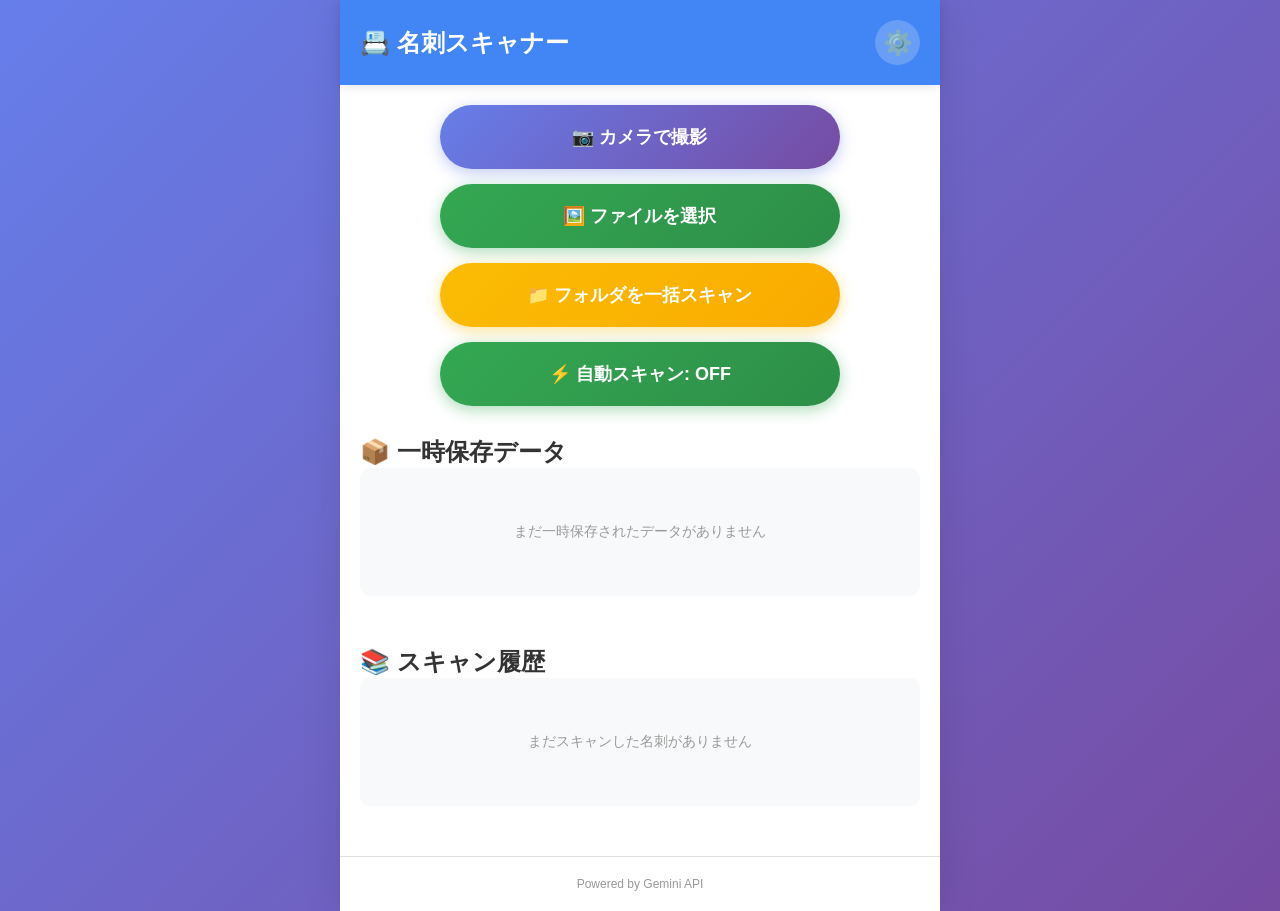
<file: index.html>
<!DOCTYPE html>
<html lang="ja">
<head>
    <meta charset="UTF-8">
    <meta name="viewport" content="width=device-width, initial-scale=1.0, maximum-scale=1.0, user-scalable=no">
    <meta name="theme-color" content="#4285f4">
    <title>名刺スキャナー</title>
    <link rel="stylesheet" href="style.css">
    <link rel="manifest" href="manifest.json">
</head>
<body>
    <div id="toastContainer" class="toast-container"></div>
    <div class="container">
        <!-- ヘッダー -->
        <header>
            <h1>📇 名刺スキャナー</h1>
            <button id="settingsBtn" class="icon-btn">⚙️</button>
        </header>

        <!-- 設定パネル -->
        <div id="settingsPanel" class="settings-panel hidden">
            <h2>設定</h2>
            <div class="form-group">
                <label for="apiKey">Gemini API キー:</label>
                <input type="password" id="apiKey" placeholder="AIzaSy...">
                <small>無料で取得: <a href="https://makersuite.google.com/app/apikey" target="_blank">Google AI Studio</a></small>
            </div>
            <div class="form-group">
                <label>Google Sheets 連携</label>
                <button id="connectGoogleBtn" class="btn btn-primary">Googleで接続</button>
                <p id="googleStatus" class="status-text">未接続</p>
                <small>シートに直接書き込みできます（初回は認証が必要）。</small>
            </div>
            <div class="form-group">
                <label for="spreadsheetId">スプレッドシートURL / ID</label>
                <input type="text" id="spreadsheetId" placeholder="https://docs.google.com/spreadsheets/d/...">
                <button id="loadSheetsBtn" class="btn btn-secondary btn-sm" type="button">シート一覧を取得</button>
            </div>
            <div class="form-group">
                <label for="sheetSelect">書き込み先シート</label>
                <select id="sheetSelect">
                    <option value="">シートを選択</option>
                </select>
            </div>
            <div class="form-group">
                <label>担当者リスト</label>
                <div class="assignee-input-row">
                    <input type="text" id="newAssigneeName" placeholder="担当者名を入力">
                    <button id="addAssigneeBtn" class="btn btn-secondary btn-sm" type="button">追加</button>
                </div>
                <ul id="assigneeList" class="assignee-list"></ul>
                <small>登録した担当者は「担当者」欄のプルダウンに表示されます。</small>
            </div>
            <div class="form-group">
                <button id="saveSettings" class="btn btn-primary">保存</button>
                <button id="closeSettings" class="btn btn-secondary">閉じる</button>
            </div>
            <div class="form-group">
                <button id="reloadAppBtn" class="btn btn-secondary" style="width:100%;">🔄 アプリを最新版に更新</button>
                <small>設定はそのまま保持されます。GitHubへのpush後に使用してください。</small>
            </div>
        </div>

        <!-- メインコンテンツ -->
        <main id="mainContent">
            <!-- カメラセクション -->
            <section id="cameraSection" class="section">
                <div class="camera-container">
                    <!-- カメラストリーム（PC用） -->
                    <div id="cameraStreamContainer" class="camera-stream-container hidden">
                        <div class="video-wrapper">
                            <video id="cameraStream" autoplay playsinline></video>
                            <canvas id="guideOverlay" class="guide-overlay"></canvas>
                        </div>
                        <canvas id="canvas" style="display: none;"></canvas>
                        <div class="camera-controls">
                            <button id="takePictureBtn" class="btn btn-primary">📸 撮影</button>
                            <button id="closeCameraBtn" class="btn btn-secondary">✖ 閉じる</button>
                        </div>
                    </div>

                    <!-- ファイル入力（スマホ用） -->
                    <input type="file" id="fileInput" accept="image/*" capture="environment" style="display: none;">

                    <!-- フォルダ入力（PC用） -->
                    <input type="file" id="folderInput" webkitdirectory directory multiple style="display: none;">

                    <!-- 選択ボタン -->
                    <div id="captureButtons" class="capture-buttons">
                        <button id="openCameraBtn" class="capture-btn">
                            📷 カメラで撮影
                        </button>
                        <button id="selectFileBtn" class="capture-btn secondary">
                            🖼️ ファイルを選択
                        </button>
                        <button id="selectFolderBtn" class="capture-btn tertiary">
                            📁 フォルダを一括スキャン
                        </button>
                        <button id="autoScanToggleBtn" class="capture-btn secondary">
                            ⚡ 自動スキャン: OFF
                        </button>
                    </div>

                    <!-- プレビュー -->
                    <div id="previewContainer" class="preview-container hidden">
                        <img id="preview" alt="プレビュー">
                    </div>
                </div>
            </section>

            <!-- 処理中 -->
            <section id="loadingSection" class="section hidden">
                <div class="loading">
                    <div class="spinner"></div>
                    <p id="loadingText">解析中...</p>
                    <p id="progressText" class="progress-text hidden"></p>
                    <button id="cancelScanBtn" class="btn btn-secondary cancel-scan-btn">⬛ キャンセル</button>
                </div>
            </section>

            <!-- クイック確認セクション（自動スキャンモード用） -->
            <section id="quickConfirmSection" class="section hidden">
                <div class="quick-confirm-panel">
                    <div class="quick-confirm-thumb-wrap">
                        <img id="quickConfirmThumb" class="quick-confirm-thumb" alt="撮影画像">
                    </div>
                    <div class="quick-confirm-info">
                        <p class="quick-confirm-label">抽出された情報</p>
                        <p id="quickConfirmName" class="quick-confirm-name">-</p>
                        <p id="quickConfirmCompany" class="quick-confirm-company">-</p>
                    </div>
                    <div class="quick-confirm-countdown">
                        <span id="quickConfirmCountdown">5</span>秒後に自動確定...
                    </div>
                    <div class="quick-confirm-actions">
                        <button id="quickConfirmBtn" class="btn btn-warning quick-confirm-main-btn">
                            📦 確定・次の名刺へ
                        </button>
                        <button id="quickEditBtn" class="btn btn-secondary quick-edit-btn">
                            ✏️ 詳細を編集
                        </button>
                    </div>
                </div>
            </section>

            <!-- 結果セクション -->
            <section id="resultSection" class="section hidden">
                <h2>📋 抽出結果</h2>
                <p id="tokenUsage" class="token-usage hidden"></p>
                <div class="result-form">
                    <div class="form-group">
                        <label>属性</label>
                        <select id="type">
                            <option value="法人">法人</option>
                            <option value="個人">個人</option>
                        </select>
                    </div>
                    <div class="form-group">
                        <label>氏名</label>
                        <input type="text" id="name" placeholder="山田 太郎">
                    </div>
                    <div class="form-group">
                        <label>法人名</label>
                        <input type="text" id="company" placeholder="株式会社〇〇">
                    </div>
                    <div class="form-group">
                        <label>部署・役職</label>
                        <input type="text" id="position" placeholder="営業部 部長">
                    </div>
                    <div class="form-group">
                        <label>電話番号</label>
                        <input type="tel" id="phone" placeholder="03-1234-5678">
                    </div>
                    <div class="form-group">
                        <label>メールアドレス</label>
                        <input type="email" id="email" placeholder="yamada@example.com">
                    </div>
                    <div class="form-group">
                        <label>HP</label>
                        <input type="url" id="website" placeholder="https://example.com">
                    </div>
                    <div class="form-group">
                        <label>住所</label>
                        <input type="text" id="address" placeholder="東京都渋谷区〇〇 1-2-3">
                    </div>
                    <div class="form-group">
                        <label>タグ</label>
                        <input type="text" id="tag" placeholder="紹介、検討中など">
                    </div>
                    <div class="form-group">
                        <label>初回接触日</label>
                        <input type="date" id="contactDate">
                    </div>
                    <div class="form-group">
                        <label>接触方法</label>
                        <input type="text" id="contactMethod" placeholder="紹介、修理法人会入会など">
                    </div>
                    <div class="form-group">
                        <label>紹介者</label>
                        <input type="text" id="referrer" placeholder="紹介者名">
                    </div>
                    <div class="form-group">
                        <label>ステータス</label>
                        <select id="status">
                            <option value="進行中">進行中</option>
                            <option value="名刺交換">名刺交換</option>
                            <option value="検討中">検討中</option>
                            <option value="受注">受注</option>
                            <option value="失注">失注</option>
                        </select>
                    </div>
                    <div class="form-group">
                        <label>担当者</label>
                        <select id="assignee">
                            <option value="">（未設定）</option>
                        </select>
                    </div>
                    <div class="form-group">
                        <label>ネクストアクション（初回連絡メッセージ）</label>
                        <textarea id="nextAction" rows="5" placeholder="LINEやメッセンジャーで送る初回連絡メッセージ"></textarea>
                        <button id="copyMessageBtn" class="btn btn-secondary btn-sm" style="margin-top: 8px;">📋 メッセージをコピー</button>
                    </div>
                </div>
                <div class="button-group">
                    <button id="addToBatchBtn" class="btn btn-warning">📦 追加して次へ</button>
                    <button id="skipAfterScanBtn" class="btn btn-secondary">⏭️ スキップして次へ</button>
                </div>
                <div class="button-group">
                    <button id="copyCsvBtn" class="btn btn-success">📋 1件CSVコピー</button>
                    <button id="downloadCsvBtn" class="btn btn-primary">📥 1件CSV出力</button>
                    <button id="writeSheetBtn" class="btn btn-warning">シートに追加</button>
                    <button id="retakeBtn" class="btn btn-secondary">🔄 再撮影</button>
                </div>
            </section>

            <!-- バッチ処理セクション -->
            <section id="batchSection" class="section">
                <h2>📦 一時保存データ</h2>
                <div id="batchList" class="batch-list">
                    <p class="empty-message">まだ一時保存されたデータがありません</p>
                </div>
                <div class="button-group">
                    <button id="batchCopyCsvBtn" class="btn btn-success hidden">📋 まとめてCSVコピー</button>
                    <button id="batchDownloadCsvBtn" class="btn btn-primary hidden">📥 まとめてCSV出力</button>
                    <button id="batchWriteSheetBtn" class="btn btn-warning hidden">まとめてシートに追加</button>
                    <button id="clearBatchBtn" class="btn btn-danger hidden">🗑️ 一時保存クリア</button>
                </div>
            </section>

            <!-- 履歴セクション -->
            <section id="historySection" class="section">
                <h2>📚 スキャン履歴</h2>
                <div id="historyList" class="history-list">
                    <p class="empty-message">まだスキャンした名刺がありません</p>
                </div>
                <button id="clearHistoryBtn" class="btn btn-danger hidden">履歴をクリア</button>
            </section>
        </main>

        <!-- フッター -->
        <footer>
            <p>Powered by Gemini API</p>
        </footer>
    </div>

    <script src="https://accounts.google.com/gsi/client" async defer></script>
    <script src="api.js"></script>
    <script src="app.js"></script>
    <script>
    if ('serviceWorker' in navigator) {
        navigator.serviceWorker.register('./service-worker.js')
            .then(() => console.log('SW registered'))
            .catch(e => console.warn('SW registration failed:', e));
    }
    </script>
</body>
</html>
</file>
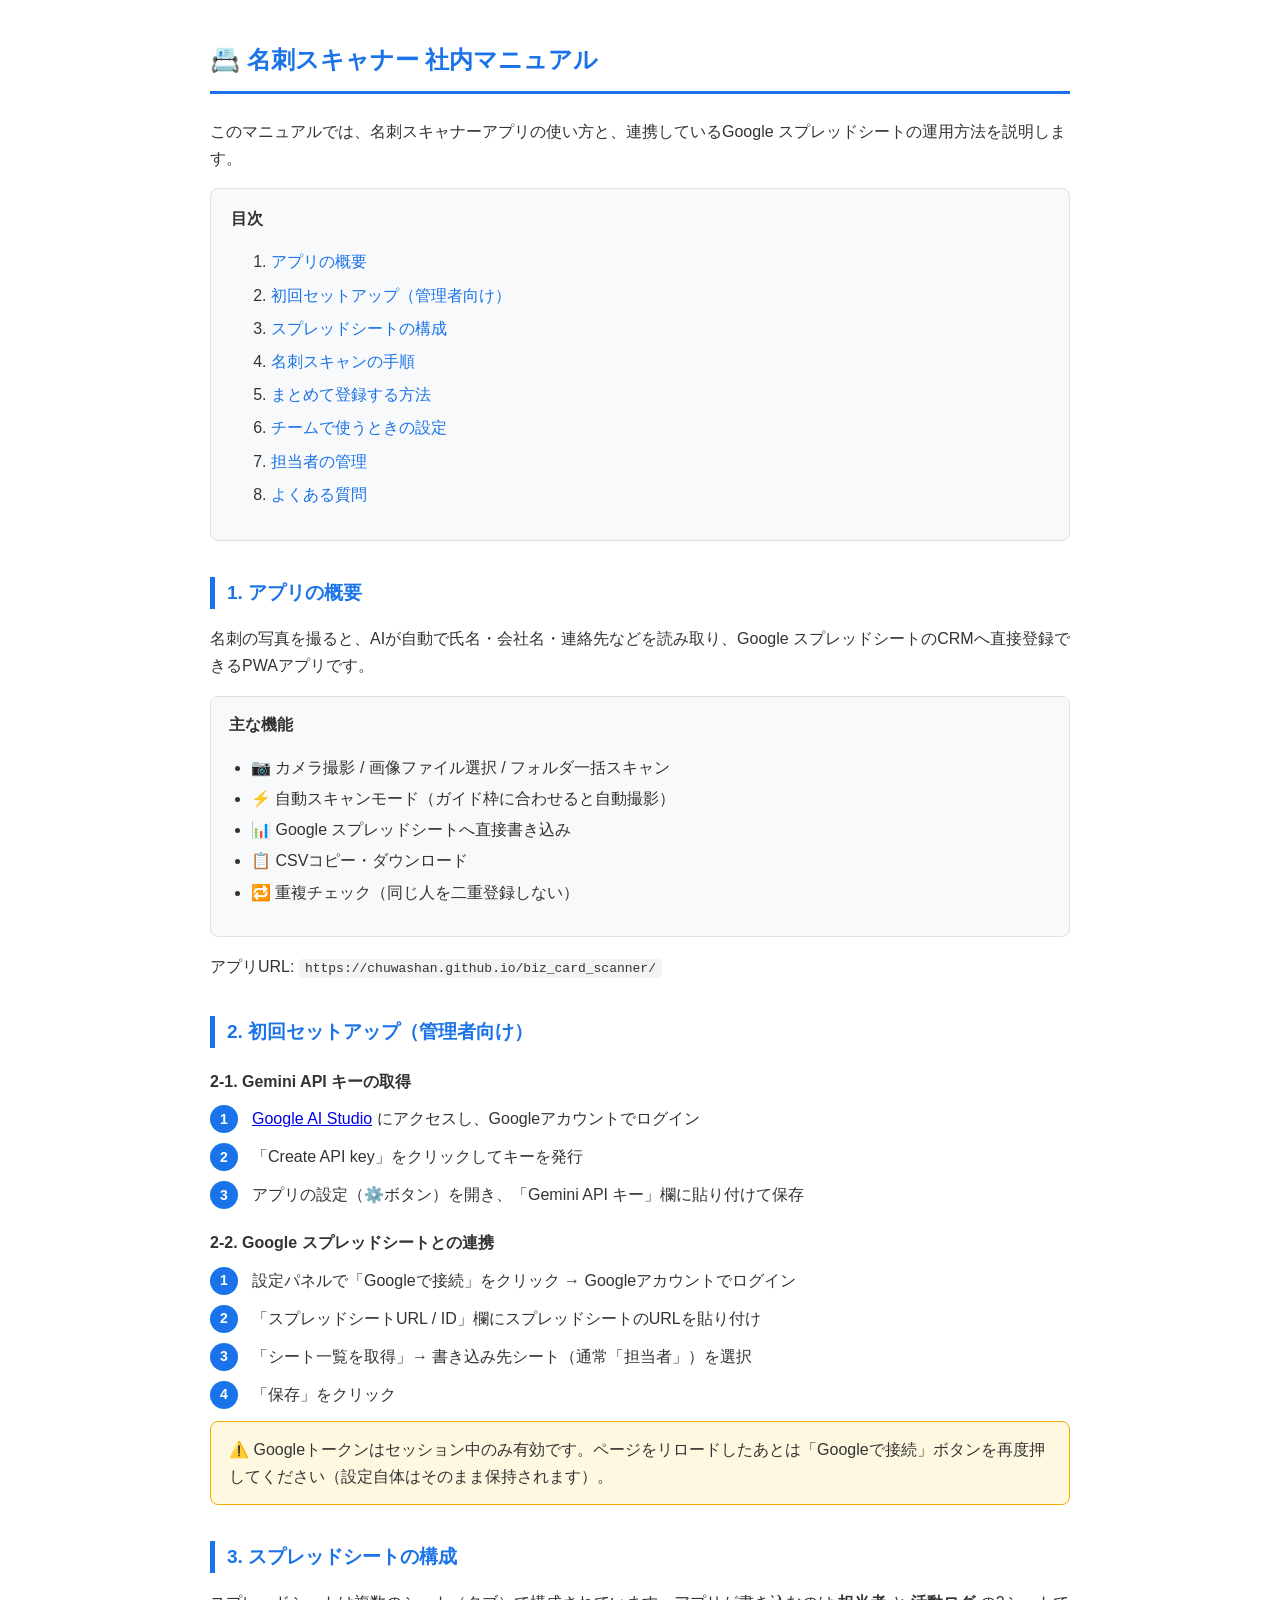
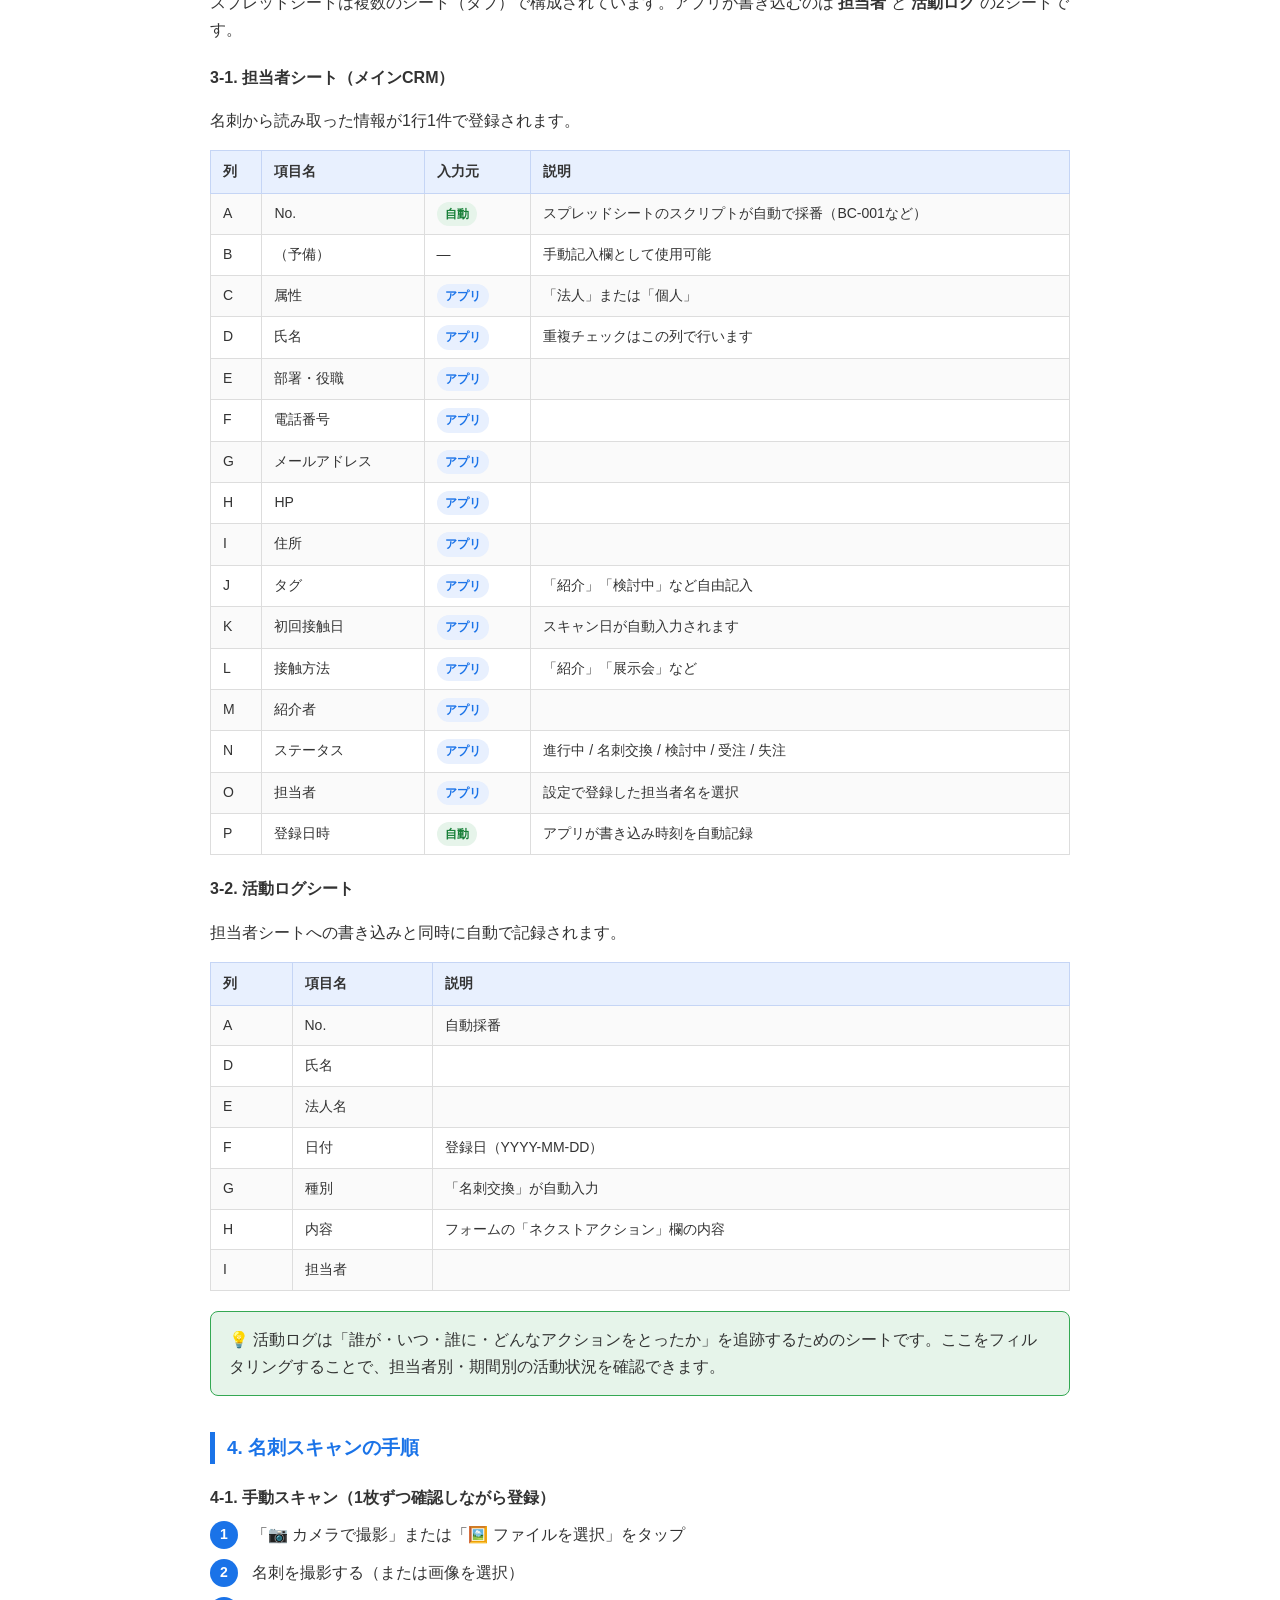
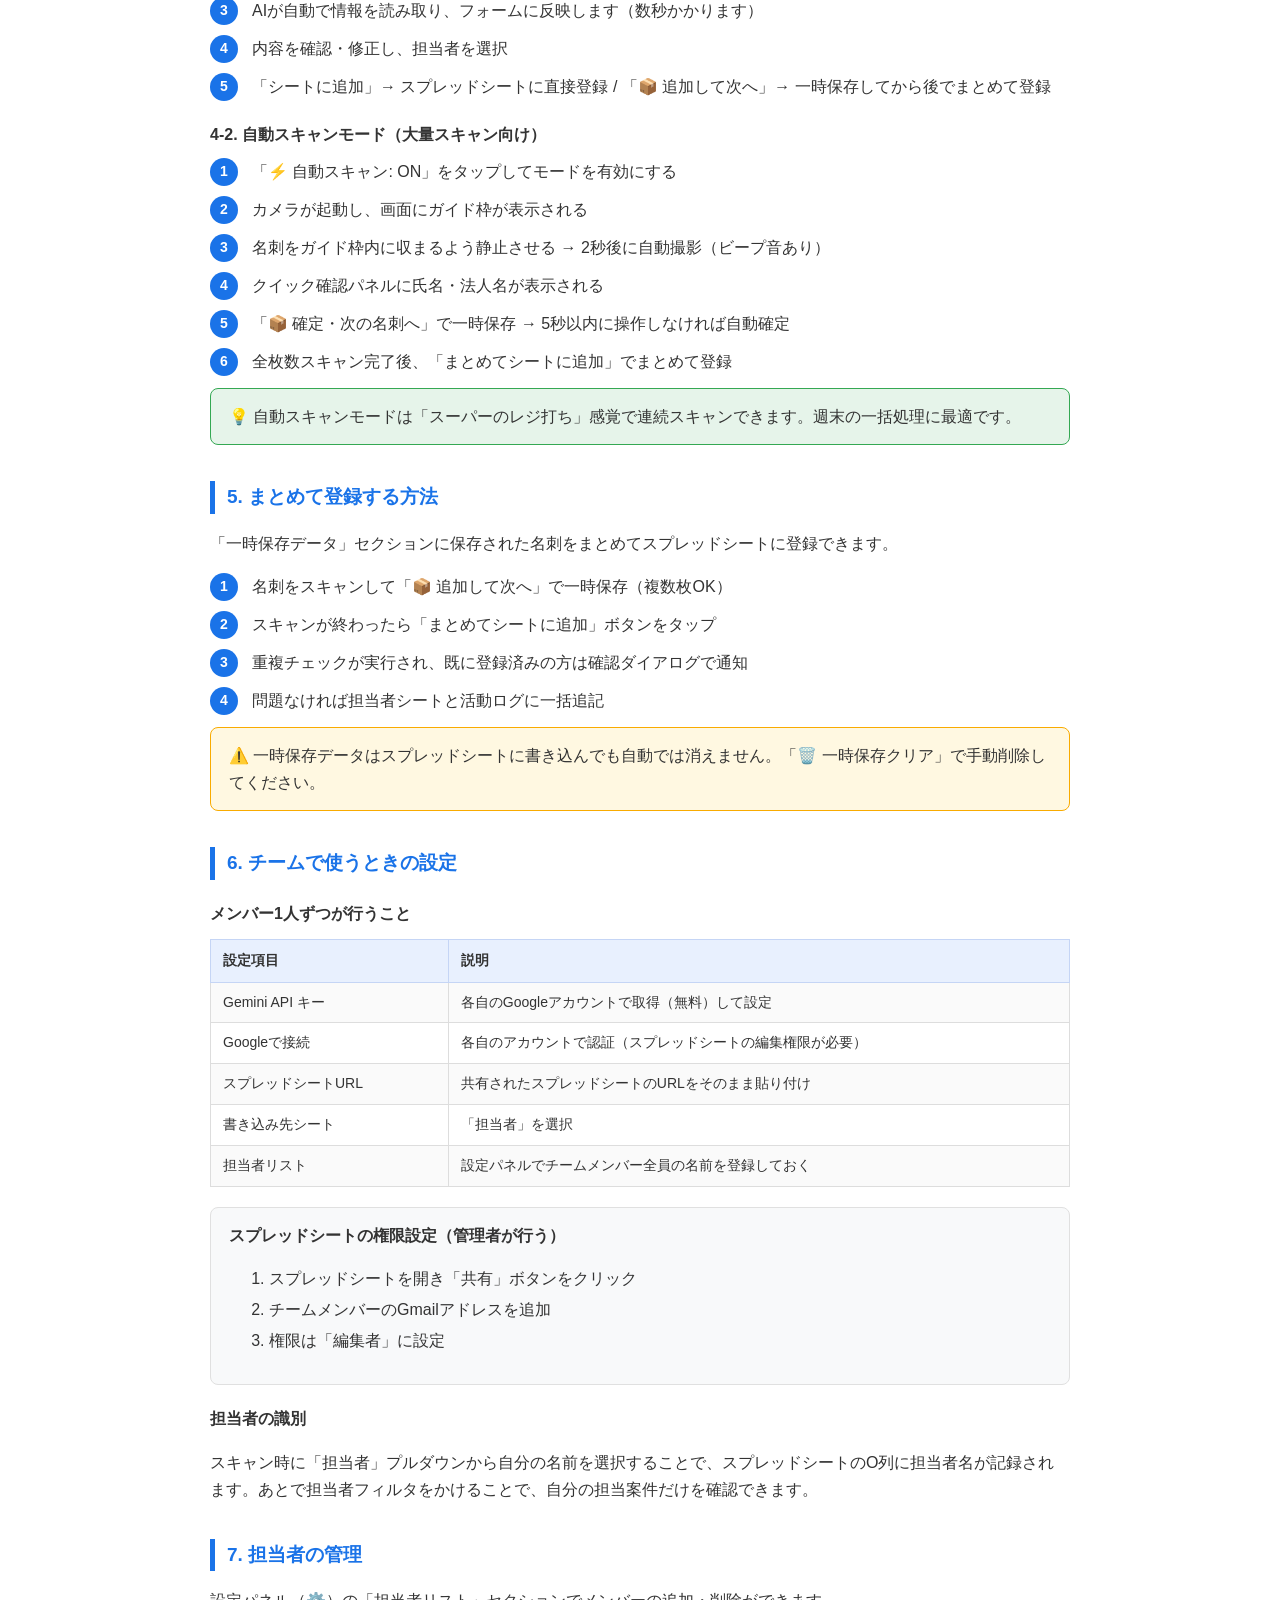
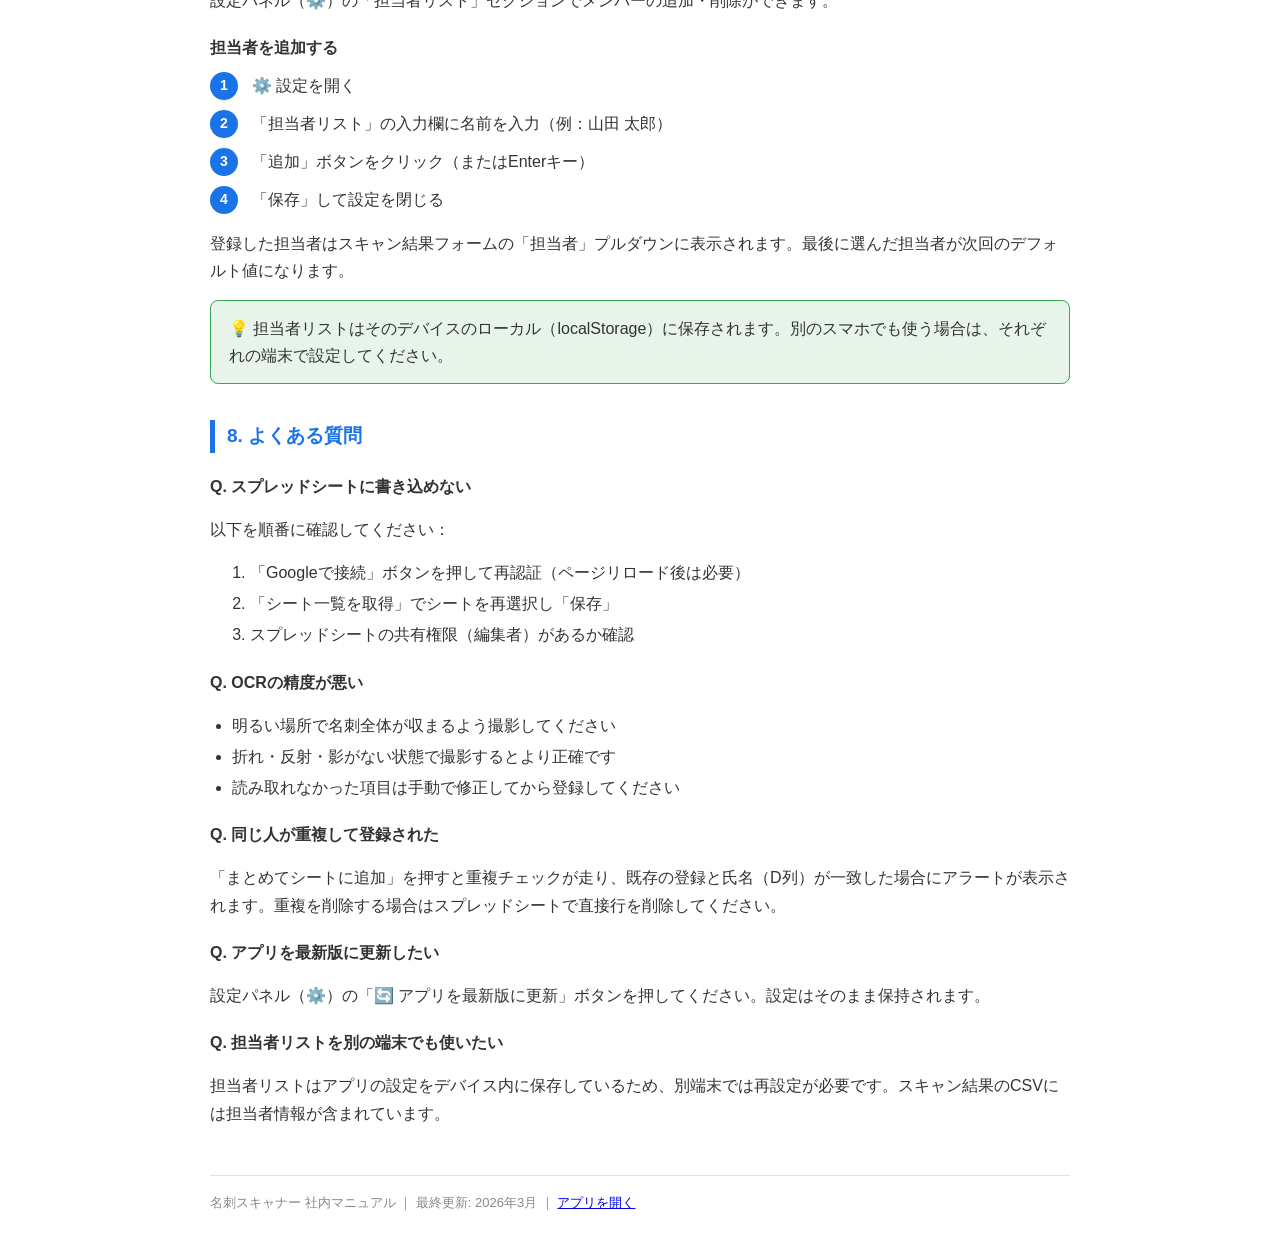
<file: manual.html>
<!DOCTYPE html>
<html lang="ja">
<head>
    <meta charset="UTF-8">
    <meta name="viewport" content="width=device-width, initial-scale=1.0">
    <title>名刺スキャナー 社内マニュアル</title>
    <style>
        body { font-family: 'Hiragino Sans', 'Yu Gothic', sans-serif; max-width: 860px; margin: 0 auto; padding: 24px 16px; color: #333; line-height: 1.7; }
        h1 { font-size: 24px; color: #1a73e8; border-bottom: 3px solid #1a73e8; padding-bottom: 10px; margin-bottom: 24px; }
        h2 { font-size: 19px; color: #1a73e8; border-left: 5px solid #1a73e8; padding-left: 12px; margin: 36px 0 14px; }
        h3 { font-size: 16px; color: #333; margin: 20px 0 8px; }
        table { width: 100%; border-collapse: collapse; margin: 12px 0 20px; font-size: 14px; }
        th { background: #e8f0fe; padding: 9px 12px; text-align: left; border: 1px solid #c5d5f5; }
        td { padding: 8px 12px; border: 1px solid #ddd; vertical-align: top; }
        tr:nth-child(even) td { background: #fafafa; }
        .badge { display: inline-block; padding: 2px 8px; border-radius: 12px; font-size: 12px; font-weight: bold; margin-right: 4px; }
        .badge-auto { background: #e6f4ea; color: #188038; }
        .badge-app { background: #e8f0fe; color: #1a73e8; }
        .badge-manual { background: #fce8e6; color: #c5221f; }
        .step { display: flex; gap: 14px; align-items: flex-start; margin: 10px 0; }
        .step-num { background: #1a73e8; color: white; border-radius: 50%; min-width: 28px; height: 28px; display: flex; align-items: center; justify-content: center; font-weight: bold; font-size: 14px; }
        .step-body { flex: 1; }
        .box { background: #f8f9fa; border: 1px solid #e0e0e0; border-radius: 8px; padding: 14px 18px; margin: 12px 0; }
        .box-warn { background: #fff8e1; border-color: #f9ab00; }
        .box-tip { background: #e6f4ea; border-color: #34a853; }
        ul { padding-left: 22px; }
        li { margin: 4px 0; }
        code { background: #f1f3f4; padding: 2px 6px; border-radius: 4px; font-family: monospace; font-size: 13px; }
        .toc { background: #f8f9fa; border: 1px solid #e0e0e0; border-radius: 8px; padding: 16px 20px; margin-bottom: 28px; }
        .toc a { color: #1a73e8; text-decoration: none; }
        .toc a:hover { text-decoration: underline; }
        .toc li { margin: 6px 0; }
        footer { margin-top: 48px; padding-top: 16px; border-top: 1px solid #e0e0e0; font-size: 13px; color: #888; }
    </style>
</head>
<body>

<h1>📇 名刺スキャナー 社内マニュアル</h1>
<p>このマニュアルでは、名刺スキャナーアプリの使い方と、連携しているGoogle スプレッドシートの運用方法を説明します。</p>

<div class="toc">
    <strong>目次</strong>
    <ol>
        <li><a href="#overview">アプリの概要</a></li>
        <li><a href="#setup">初回セットアップ（管理者向け）</a></li>
        <li><a href="#sheets">スプレッドシートの構成</a></li>
        <li><a href="#scan">名刺スキャンの手順</a></li>
        <li><a href="#batch">まとめて登録する方法</a></li>
        <li><a href="#team">チームで使うときの設定</a></li>
        <li><a href="#assignee">担当者の管理</a></li>
        <li><a href="#faq">よくある質問</a></li>
    </ol>
</div>

<!-- ============================================================ -->
<h2 id="overview">1. アプリの概要</h2>

<p>名刺の写真を撮ると、AIが自動で氏名・会社名・連絡先などを読み取り、Google スプレッドシートのCRMへ直接登録できるPWAアプリです。</p>

<div class="box">
    <strong>主な機能</strong>
    <ul>
        <li>📷 カメラ撮影 / 画像ファイル選択 / フォルダ一括スキャン</li>
        <li>⚡ 自動スキャンモード（ガイド枠に合わせると自動撮影）</li>
        <li>📊 Google スプレッドシートへ直接書き込み</li>
        <li>📋 CSVコピー・ダウンロード</li>
        <li>🔁 重複チェック（同じ人を二重登録しない）</li>
    </ul>
</div>

<p>アプリURL: <code>https://chuwashan.github.io/biz_card_scanner/</code></p>

<!-- ============================================================ -->
<h2 id="setup">2. 初回セットアップ（管理者向け）</h2>

<h3>2-1. Gemini API キーの取得</h3>
<div class="step"><div class="step-num">1</div><div class="step-body"><a href="https://makersuite.google.com/app/apikey" target="_blank">Google AI Studio</a> にアクセスし、Googleアカウントでログイン</div></div>
<div class="step"><div class="step-num">2</div><div class="step-body">「Create API key」をクリックしてキーを発行</div></div>
<div class="step"><div class="step-num">3</div><div class="step-body">アプリの設定（⚙️ボタン）を開き、「Gemini API キー」欄に貼り付けて保存</div></div>

<h3>2-2. Google スプレッドシートとの連携</h3>
<div class="step"><div class="step-num">1</div><div class="step-body">設定パネルで「Googleで接続」をクリック → Googleアカウントでログイン</div></div>
<div class="step"><div class="step-num">2</div><div class="step-body">「スプレッドシートURL / ID」欄にスプレッドシートのURLを貼り付け</div></div>
<div class="step"><div class="step-num">3</div><div class="step-body">「シート一覧を取得」→ 書き込み先シート（通常「担当者」）を選択</div></div>
<div class="step"><div class="step-num">4</div><div class="step-body">「保存」をクリック</div></div>

<div class="box box-warn">
    ⚠️ Googleトークンはセッション中のみ有効です。ページをリロードしたあとは「Googleで接続」ボタンを再度押してください（設定自体はそのまま保持されます）。
</div>

<!-- ============================================================ -->
<h2 id="sheets">3. スプレッドシートの構成</h2>

<p>スプレッドシートは複数のシート（タブ）で構成されています。アプリが書き込むのは <strong>担当者</strong> と <strong>活動ログ</strong> の2シートです。</p>

<h3>3-1. 担当者シート（メインCRM）</h3>
<p>名刺から読み取った情報が1行1件で登録されます。</p>

<table>
    <tr><th>列</th><th>項目名</th><th>入力元</th><th>説明</th></tr>
    <tr><td>A</td><td>No.</td><td><span class="badge badge-auto">自動</span></td><td>スプレッドシートのスクリプトが自動で採番（BC-001など）</td></tr>
    <tr><td>B</td><td>（予備）</td><td>—</td><td>手動記入欄として使用可能</td></tr>
    <tr><td>C</td><td>属性</td><td><span class="badge badge-app">アプリ</span></td><td>「法人」または「個人」</td></tr>
    <tr><td>D</td><td>氏名</td><td><span class="badge badge-app">アプリ</span></td><td>重複チェックはこの列で行います</td></tr>
    <tr><td>E</td><td>部署・役職</td><td><span class="badge badge-app">アプリ</span></td><td></td></tr>
    <tr><td>F</td><td>電話番号</td><td><span class="badge badge-app">アプリ</span></td><td></td></tr>
    <tr><td>G</td><td>メールアドレス</td><td><span class="badge badge-app">アプリ</span></td><td></td></tr>
    <tr><td>H</td><td>HP</td><td><span class="badge badge-app">アプリ</span></td><td></td></tr>
    <tr><td>I</td><td>住所</td><td><span class="badge badge-app">アプリ</span></td><td></td></tr>
    <tr><td>J</td><td>タグ</td><td><span class="badge badge-app">アプリ</span></td><td>「紹介」「検討中」など自由記入</td></tr>
    <tr><td>K</td><td>初回接触日</td><td><span class="badge badge-app">アプリ</span></td><td>スキャン日が自動入力されます</td></tr>
    <tr><td>L</td><td>接触方法</td><td><span class="badge badge-app">アプリ</span></td><td>「紹介」「展示会」など</td></tr>
    <tr><td>M</td><td>紹介者</td><td><span class="badge badge-app">アプリ</span></td><td></td></tr>
    <tr><td>N</td><td>ステータス</td><td><span class="badge badge-app">アプリ</span></td><td>進行中 / 名刺交換 / 検討中 / 受注 / 失注</td></tr>
    <tr><td>O</td><td>担当者</td><td><span class="badge badge-app">アプリ</span></td><td>設定で登録した担当者名を選択</td></tr>
    <tr><td>P</td><td>登録日時</td><td><span class="badge badge-auto">自動</span></td><td>アプリが書き込み時刻を自動記録</td></tr>
</table>

<h3>3-2. 活動ログシート</h3>
<p>担当者シートへの書き込みと同時に自動で記録されます。</p>

<table>
    <tr><th>列</th><th>項目名</th><th>説明</th></tr>
    <tr><td>A</td><td>No.</td><td>自動採番</td></tr>
    <tr><td>D</td><td>氏名</td><td></td></tr>
    <tr><td>E</td><td>法人名</td><td></td></tr>
    <tr><td>F</td><td>日付</td><td>登録日（YYYY-MM-DD）</td></tr>
    <tr><td>G</td><td>種別</td><td>「名刺交換」が自動入力</td></tr>
    <tr><td>H</td><td>内容</td><td>フォームの「ネクストアクション」欄の内容</td></tr>
    <tr><td>I</td><td>担当者</td><td></td></tr>
</table>

<div class="box box-tip">
    💡 活動ログは「誰が・いつ・誰に・どんなアクションをとったか」を追跡するためのシートです。ここをフィルタリングすることで、担当者別・期間別の活動状況を確認できます。
</div>

<!-- ============================================================ -->
<h2 id="scan">4. 名刺スキャンの手順</h2>

<h3>4-1. 手動スキャン（1枚ずつ確認しながら登録）</h3>

<div class="step"><div class="step-num">1</div><div class="step-body">「📷 カメラで撮影」または「🖼️ ファイルを選択」をタップ</div></div>
<div class="step"><div class="step-num">2</div><div class="step-body">名刺を撮影する（または画像を選択）</div></div>
<div class="step"><div class="step-num">3</div><div class="step-body">AIが自動で情報を読み取り、フォームに反映します（数秒かかります）</div></div>
<div class="step"><div class="step-num">4</div><div class="step-body">内容を確認・修正し、担当者を選択</div></div>
<div class="step"><div class="step-num">5</div><div class="step-body">「シートに追加」→ スプレッドシートに直接登録 / 「📦 追加して次へ」→ 一時保存してから後でまとめて登録</div></div>

<h3>4-2. 自動スキャンモード（大量スキャン向け）</h3>

<div class="step"><div class="step-num">1</div><div class="step-body">「⚡ 自動スキャン: ON」をタップしてモードを有効にする</div></div>
<div class="step"><div class="step-num">2</div><div class="step-body">カメラが起動し、画面にガイド枠が表示される</div></div>
<div class="step"><div class="step-num">3</div><div class="step-body">名刺をガイド枠内に収まるよう静止させる → 2秒後に自動撮影（ビープ音あり）</div></div>
<div class="step"><div class="step-num">4</div><div class="step-body">クイック確認パネルに氏名・法人名が表示される</div></div>
<div class="step"><div class="step-num">5</div><div class="step-body">「📦 確定・次の名刺へ」で一時保存 → 5秒以内に操作しなければ自動確定</div></div>
<div class="step"><div class="step-num">6</div><div class="step-body">全枚数スキャン完了後、「まとめてシートに追加」でまとめて登録</div></div>

<div class="box box-tip">
    💡 自動スキャンモードは「スーパーのレジ打ち」感覚で連続スキャンできます。週末の一括処理に最適です。
</div>

<!-- ============================================================ -->
<h2 id="batch">5. まとめて登録する方法</h2>

<p>「一時保存データ」セクションに保存された名刺をまとめてスプレッドシートに登録できます。</p>

<div class="step"><div class="step-num">1</div><div class="step-body">名刺をスキャンして「📦 追加して次へ」で一時保存（複数枚OK）</div></div>
<div class="step"><div class="step-num">2</div><div class="step-body">スキャンが終わったら「まとめてシートに追加」ボタンをタップ</div></div>
<div class="step"><div class="step-num">3</div><div class="step-body">重複チェックが実行され、既に登録済みの方は確認ダイアログで通知</div></div>
<div class="step"><div class="step-num">4</div><div class="step-body">問題なければ担当者シートと活動ログに一括追記</div></div>

<div class="box box-warn">
    ⚠️ 一時保存データはスプレッドシートに書き込んでも自動では消えません。「🗑️ 一時保存クリア」で手動削除してください。
</div>

<!-- ============================================================ -->
<h2 id="team">6. チームで使うときの設定</h2>

<h3>メンバー1人ずつが行うこと</h3>
<table>
    <tr><th>設定項目</th><th>説明</th></tr>
    <tr><td>Gemini API キー</td><td>各自のGoogleアカウントで取得（無料）して設定</td></tr>
    <tr><td>Googleで接続</td><td>各自のアカウントで認証（スプレッドシートの編集権限が必要）</td></tr>
    <tr><td>スプレッドシートURL</td><td>共有されたスプレッドシートのURLをそのまま貼り付け</td></tr>
    <tr><td>書き込み先シート</td><td>「担当者」を選択</td></tr>
    <tr><td>担当者リスト</td><td>設定パネルでチームメンバー全員の名前を登録しておく</td></tr>
</table>

<div class="box">
    <strong>スプレッドシートの権限設定（管理者が行う）</strong>
    <ol>
        <li>スプレッドシートを開き「共有」ボタンをクリック</li>
        <li>チームメンバーのGmailアドレスを追加</li>
        <li>権限は「編集者」に設定</li>
    </ol>
</div>

<h3>担当者の識別</h3>
<p>スキャン時に「担当者」プルダウンから自分の名前を選択することで、スプレッドシートのO列に担当者名が記録されます。あとで担当者フィルタをかけることで、自分の担当案件だけを確認できます。</p>

<!-- ============================================================ -->
<h2 id="assignee">7. 担当者の管理</h2>

<p>設定パネル（⚙️）の「担当者リスト」セクションでメンバーの追加・削除ができます。</p>

<h3>担当者を追加する</h3>
<div class="step"><div class="step-num">1</div><div class="step-body">⚙️ 設定を開く</div></div>
<div class="step"><div class="step-num">2</div><div class="step-body">「担当者リスト」の入力欄に名前を入力（例：山田 太郎）</div></div>
<div class="step"><div class="step-num">3</div><div class="step-body">「追加」ボタンをクリック（またはEnterキー）</div></div>
<div class="step"><div class="step-num">4</div><div class="step-body">「保存」して設定を閉じる</div></div>

<p>登録した担当者はスキャン結果フォームの「担当者」プルダウンに表示されます。最後に選んだ担当者が次回のデフォルト値になります。</p>

<div class="box box-tip">
    💡 担当者リストはそのデバイスのローカル（localStorage）に保存されます。別のスマホでも使う場合は、それぞれの端末で設定してください。
</div>

<!-- ============================================================ -->
<h2 id="faq">8. よくある質問</h2>

<h3>Q. スプレッドシートに書き込めない</h3>
<p>以下を順番に確認してください：</p>
<ol>
    <li>「Googleで接続」ボタンを押して再認証（ページリロード後は必要）</li>
    <li>「シート一覧を取得」でシートを再選択し「保存」</li>
    <li>スプレッドシートの共有権限（編集者）があるか確認</li>
</ol>

<h3>Q. OCRの精度が悪い</h3>
<ul>
    <li>明るい場所で名刺全体が収まるよう撮影してください</li>
    <li>折れ・反射・影がない状態で撮影するとより正確です</li>
    <li>読み取れなかった項目は手動で修正してから登録してください</li>
</ul>

<h3>Q. 同じ人が重複して登録された</h3>
<p>「まとめてシートに追加」を押すと重複チェックが走り、既存の登録と氏名（D列）が一致した場合にアラートが表示されます。重複を削除する場合はスプレッドシートで直接行を削除してください。</p>

<h3>Q. アプリを最新版に更新したい</h3>
<p>設定パネル（⚙️）の「🔄 アプリを最新版に更新」ボタンを押してください。設定はそのまま保持されます。</p>

<h3>Q. 担当者リストを別の端末でも使いたい</h3>
<p>担当者リストはアプリの設定をデバイス内に保存しているため、別端末では再設定が必要です。スキャン結果のCSVには担当者情報が含まれています。</p>

<footer>
    名刺スキャナー 社内マニュアル ｜ 最終更新: 2026年3月 ｜ <a href="https://chuwashan.github.io/biz_card_scanner/">アプリを開く</a>
</footer>

</body>
</html>
</file>
<file: style.css>
* {
    margin: 0;
    padding: 0;
    box-sizing: border-box;
}

body {
    font-family: -apple-system, BlinkMacSystemFont, "Segoe UI", Roboto, "Helvetica Neue", Arial, sans-serif;
    background: linear-gradient(135deg, #667eea 0%, #764ba2 100%);
    min-height: 100vh;
    padding: 0;
    color: #333;
}

.container {
    max-width: 600px;
    margin: 0 auto;
    background: white;
    min-height: 100vh;
    box-shadow: 0 0 40px rgba(0, 0, 0, 0.1);
}

/* ヘッダー */
header {
    background: #4285f4;
    color: white;
    padding: 20px;
    display: flex;
    justify-content: space-between;
    align-items: center;
    position: sticky;
    top: 0;
    z-index: 100;
    box-shadow: 0 2px 10px rgba(0, 0, 0, 0.1);
}

header h1 {
    font-size: 24px;
    font-weight: 600;
}

.icon-btn {
    background: rgba(255, 255, 255, 0.2);
    border: none;
    color: white;
    font-size: 24px;
    width: 45px;
    height: 45px;
    border-radius: 50%;
    cursor: pointer;
    transition: all 0.3s;
}

.icon-btn:hover {
    background: rgba(255, 255, 255, 0.3);
    transform: scale(1.1);
}

/* 設定パネル */
.settings-panel {
    background: white;
    padding: 20px;
    border-bottom: 2px solid #e0e0e0;
    animation: slideDown 0.3s ease-out;
}

.settings-panel.hidden {
    display: none;
}

@keyframes slideDown {
    from {
        opacity: 0;
        transform: translateY(-20px);
    }
    to {
        opacity: 1;
        transform: translateY(0);
    }
}

.settings-panel h2 {
    margin-bottom: 15px;
    color: #4285f4;
    font-size: 20px;
}

/* メインコンテンツ */
main {
    padding: 20px;
}

.section {
    margin-bottom: 30px;
}

.section.hidden {
    display: none;
}

/* カメラセクション */
.camera-container {
    text-align: center;
}

.capture-buttons {
    display: flex;
    flex-direction: column;
    gap: 15px;
    max-width: 400px;
    margin: 0 auto;
}

.capture-btn {
    background: linear-gradient(135deg, #667eea 0%, #764ba2 100%);
    color: white;
    border: none;
    padding: 20px 40px;
    font-size: 18px;
    border-radius: 50px;
    cursor: pointer;
    transition: all 0.3s;
    box-shadow: 0 4px 15px rgba(102, 126, 234, 0.4);
    font-weight: 600;
}

.capture-btn.secondary {
    background: linear-gradient(135deg, #34a853 0%, #2d8e47 100%);
    box-shadow: 0 4px 15px rgba(52, 168, 83, 0.4);
}

.capture-btn.tertiary {
    background: linear-gradient(135deg, #fbbc04 0%, #f9ab00 100%);
    box-shadow: 0 4px 15px rgba(251, 188, 4, 0.4);
}

.capture-btn:hover {
    transform: translateY(-2px);
    box-shadow: 0 6px 20px rgba(102, 126, 234, 0.6);
}

.capture-btn.secondary:hover {
    box-shadow: 0 6px 20px rgba(52, 168, 83, 0.6);
}

.capture-btn.tertiary:hover {
    box-shadow: 0 6px 20px rgba(251, 188, 4, 0.6);
}

.capture-btn:active {
    transform: translateY(0);
}

/* カメラストリーム */
.camera-stream-container {
    margin: 20px 0;
}

.camera-stream-container video {
    width: 100%;
    max-height: 500px;
    border-radius: 10px;
    background: #000;
    box-shadow: 0 4px 15px rgba(0, 0, 0, 0.2);
}

.camera-controls {
    display: flex;
    gap: 10px;
    margin-top: 15px;
    justify-content: center;
}

.preview-container {
    margin-top: 20px;
    border-radius: 10px;
    overflow: hidden;
    box-shadow: 0 4px 15px rgba(0, 0, 0, 0.1);
}

.preview-container img {
    width: 100%;
    max-height: 400px;
    object-fit: contain;
    background: #f5f5f5;
}

/* ローディング */
.loading {
    text-align: center;
    padding: 40px 0;
}

.spinner {
    border: 4px solid #f3f3f3;
    border-top: 4px solid #4285f4;
    border-radius: 50%;
    width: 50px;
    height: 50px;
    animation: spin 1s linear infinite;
    margin: 0 auto 20px;
}

@keyframes spin {
    0% { transform: rotate(0deg); }
    100% { transform: rotate(360deg); }
}

.loading p {
    color: #666;
    font-size: 16px;
}

.progress-text {
    margin-top: 10px;
    color: #4285f4;
    font-weight: 600;
    font-size: 18px;
}

/* フォーム */
.form-group {
    margin-bottom: 20px;
}

.form-group label {
    display: block;
    margin-bottom: 8px;
    font-weight: 600;
    color: #555;
    font-size: 14px;
}

.form-group input,
.form-group textarea,
.form-group select {
    width: 100%;
    padding: 12px;
    border: 2px solid #e0e0e0;
    border-radius: 8px;
    font-size: 16px;
    transition: border-color 0.3s;
    background: white;
    font-family: inherit;
}

.form-group textarea {
    resize: vertical;
    line-height: 1.5;
}

.form-group input:focus,
.form-group textarea:focus,
.form-group select:focus {
    outline: none;
    border-color: #4285f4;
}

.form-group small {
    display: block;
    margin-top: 5px;
    color: #999;
    font-size: 12px;
}

.form-group small a {
    color: #4285f4;
    text-decoration: none;
}

/* 結果フォーム */
.result-form {
    background: #f8f9fa;
    padding: 20px;
    border-radius: 10px;
    margin-bottom: 20px;
}

.result-form h2 {
    color: #4285f4;
    margin-bottom: 20px;
}

/* ボタン */
.button-group {
    display: flex;
    gap: 10px;
    flex-wrap: wrap;
    margin-bottom: 20px;
}

.btn {
    flex: 1;
    min-width: 120px;
    padding: 12px 20px;
    border: none;
    border-radius: 8px;
    font-size: 14px;
    font-weight: 600;
    cursor: pointer;
    transition: all 0.3s;
}

.btn-primary {
    background: #4285f4;
    color: white;
}

.btn-primary:hover {
    background: #3367d6;
    transform: translateY(-2px);
    box-shadow: 0 4px 10px rgba(66, 133, 244, 0.3);
}

.btn-success {
    background: #34a853;
    color: white;
}

.btn-success:hover {
    background: #2d8e47;
    transform: translateY(-2px);
    box-shadow: 0 4px 10px rgba(52, 168, 83, 0.3);
}

.btn-secondary {
    background: #e0e0e0;
    color: #555;
}

.btn-secondary:hover {
    background: #d0d0d0;
}

.btn-danger {
    background: #ea4335;
    color: white;
}

.btn-danger:hover {
    background: #d33426;
}

.btn-warning {
    background: #fbbc04;
    color: #333;
    font-weight: 700;
}

.btn-warning:hover {
    background: #f9ab00;
    transform: translateY(-2px);
    box-shadow: 0 4px 10px rgba(251, 188, 4, 0.3);
}

.btn-sm {
    padding: 8px 16px;
    font-size: 13px;
    min-width: auto;
}

/* バッチリスト */
.batch-list {
    background: #f8f9fa;
    border-radius: 10px;
    padding: 15px;
    max-height: 400px;
    overflow-y: auto;
    margin-bottom: 20px;
}

.batch-item {
    background: white;
    padding: 15px;
    margin-bottom: 10px;
    border-radius: 8px;
    box-shadow: 0 2px 5px rgba(0, 0, 0, 0.05);
    display: flex;
    justify-content: space-between;
    align-items: center;
    transition: all 0.3s;
}

.batch-item:hover {
    box-shadow: 0 4px 10px rgba(0, 0, 0, 0.1);
}

.batch-item-content {
    flex: 1;
}

.batch-item-content h3 {
    color: #fbbc04;
    margin-bottom: 5px;
    font-size: 16px;
}

.batch-item-content p {
    color: #666;
    font-size: 14px;
    margin: 3px 0;
}

.batch-item-delete {
    background: #ea4335;
    color: white;
    border: none;
    padding: 8px 12px;
    border-radius: 5px;
    cursor: pointer;
    font-size: 18px;
    transition: all 0.3s;
}

.batch-item-delete:hover {
    background: #d33426;
    transform: scale(1.1);
}

/* 履歴 */
.history-list {
    background: #f8f9fa;
    border-radius: 10px;
    padding: 15px;
    max-height: 400px;
    overflow-y: auto;
}

.history-item {
    background: white;
    padding: 15px;
    margin-bottom: 10px;
    border-radius: 8px;
    box-shadow: 0 2px 5px rgba(0, 0, 0, 0.05);
    cursor: pointer;
    transition: all 0.3s;
}

.history-item:hover {
    transform: translateX(5px);
    box-shadow: 0 4px 10px rgba(0, 0, 0, 0.1);
}

.history-item h3 {
    color: #4285f4;
    margin-bottom: 5px;
    font-size: 16px;
}

.history-item p {
    color: #666;
    font-size: 14px;
    margin: 3px 0;
}

.history-item small {
    color: #999;
    font-size: 12px;
}

.empty-message {
    text-align: center;
    color: #999;
    padding: 40px 20px;
    font-size: 14px;
}

.token-usage {
    margin: 10px 0 15px;
    font-size: 13px;
    color: #666;
}

/* フッター */
footer {
    text-align: center;
    padding: 20px;
    color: #999;
    font-size: 12px;
    border-top: 1px solid #e0e0e0;
}

/* レスポンシブ */
@media (max-width: 600px) {
    .container {
        box-shadow: none;
    }

    header h1 {
        font-size: 20px;
    }

    .button-group {
        flex-direction: column;
    }

    .btn {
        width: 100%;
    }
}

/* アニメーション */
.fade-in {
    animation: fadeIn 0.3s ease-in;
}

@keyframes fadeIn {
    from {
        opacity: 0;
        transform: translateY(10px);
    }
    to {
        opacity: 1;
        transform: translateY(0);
    }
}

/* ユーティリティ */
.hidden {
    display: none !important;
}

.status-text {
    margin-top: 8px;
    font-size: 13px;
    font-weight: 600;
    color: #4285f4;
}

.toast-container {
    position: fixed;
    bottom: 24px;
    left: 50%;
    transform: translateX(-50%);
    z-index: 9999;
    display: flex;
    flex-direction: column;
    gap: 8px;
    pointer-events: none;
}

.toast {
    padding: 12px 20px;
    border-radius: 8px;
    color: #fff;
    font-size: 14px;
    box-shadow: 0 4px 12px rgba(0, 0, 0, 0.2);
    animation: toastIn 0.3s ease, toastOut 0.3s ease 2.7s forwards;
    pointer-events: auto;
    max-width: 320px;
    text-align: center;
}

.toast.success { background: #34a853; }
.toast.error { background: #ea4335; }
.toast.warning { background: #fbbc04; color: #333; }
.toast.info { background: #4285f4; }

@keyframes toastIn {
    from { opacity: 0; transform: translateY(10px); }
    to { opacity: 1; transform: translateY(0); }
}

@keyframes toastOut {
    from { opacity: 1; }
    to { opacity: 0; }
}

/* ===== ガイドフレームオーバーレイ ===== */
.video-wrapper {
    position: relative;
    width: 100%;
    display: block;
}

.video-wrapper video {
    display: block;
    width: 100%;
}

.guide-overlay {
    position: absolute;
    top: 0;
    left: 0;
    width: 100%;
    height: 100%;
    pointer-events: none;
}

/* ===== クイック確認パネル ===== */
.quick-confirm-panel {
    background: white;
    border-radius: 16px;
    padding: 20px;
    box-shadow: 0 4px 20px rgba(0, 0, 0, 0.12);
    display: flex;
    flex-direction: column;
    align-items: center;
    gap: 16px;
    max-width: 480px;
    margin: 0 auto;
}

.quick-confirm-thumb-wrap {
    width: 100%;
    max-height: 180px;
    overflow: hidden;
    border-radius: 8px;
    background: #f0f0f0;
}

.quick-confirm-thumb {
    width: 100%;
    height: 180px;
    object-fit: cover;
    border-radius: 8px;
    display: block;
}

.quick-confirm-info {
    width: 100%;
    text-align: center;
}

.quick-confirm-label {
    font-size: 12px;
    color: #999;
    margin: 0 0 6px;
}

.quick-confirm-name {
    font-size: 22px;
    font-weight: 700;
    color: #333;
    margin: 0 0 4px;
}

.quick-confirm-company {
    font-size: 16px;
    color: #555;
    margin: 0;
}

.quick-confirm-countdown {
    font-size: 14px;
    color: #4285f4;
    font-weight: 600;
}

.quick-confirm-countdown span {
    font-size: 28px;
    font-weight: 800;
    display: inline-block;
    min-width: 36px;
    text-align: center;
    color: #ea4335;
}

.quick-confirm-actions {
    width: 100%;
    display: flex;
    flex-direction: column;
    gap: 10px;
}

.quick-confirm-main-btn {
    width: 100%;
    padding: 18px;
    font-size: 18px;
    border-radius: 12px;
}

.quick-edit-btn {
    width: 100%;
    font-size: 14px;
    background: none;
    border: 1px solid #ccc;
    color: #666;
    border-radius: 8px;
    padding: 10px;
    cursor: pointer;
}

.quick-edit-btn:hover {
    background: #f5f5f5;
}

/* キャンセルボタン（ローディング中） */
.cancel-scan-btn {
    margin-top: 20px;
    background: none;
    border: 2px solid #aaa;
    color: #666;
    border-radius: 8px;
    padding: 10px 28px;
    font-size: 15px;
    cursor: pointer;
}
.cancel-scan-btn:hover {
    border-color: #ea4335;
    color: #ea4335;
}

/* 担当者管理UI */
.assignee-input-row {
    display: flex;
    gap: 8px;
    margin-bottom: 8px;
}
.assignee-input-row input {
    flex: 1;
}
.assignee-list {
    list-style: none;
    margin: 4px 0 4px;
    max-height: 150px;
    overflow-y: auto;
    border: 1px solid #e0e0e0;
    border-radius: 6px;
}
.assignee-list-empty {
    padding: 8px 12px;
    color: #999;
    font-size: 13px;
}
.assignee-list-item {
    display: flex;
    align-items: center;
    justify-content: space-between;
    padding: 7px 12px;
    border-bottom: 1px solid #f0f0f0;
    font-size: 14px;
}
.assignee-list-item:last-child { border-bottom: none; }
.assignee-delete-btn {
    background: none;
    border: none;
    color: #ea4335;
    cursor: pointer;
    font-size: 14px;
    padding: 2px 6px;
    border-radius: 4px;
}
.assignee-delete-btn:hover { background: #fce8e6; }
</file>
